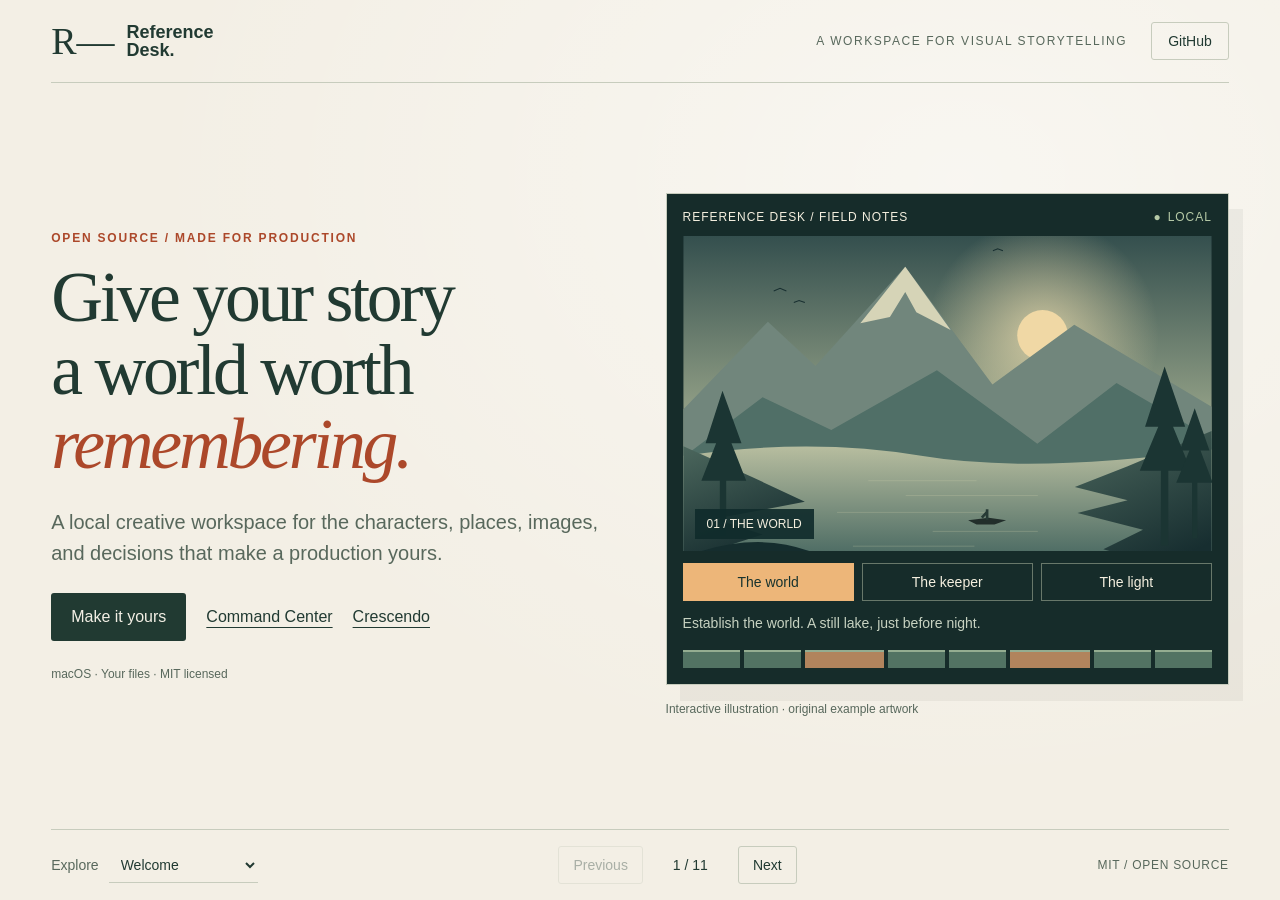
<file: docs/index.html>
<!doctype html><html lang="en"><head><meta charset="utf-8"><meta name="viewport" content="width=device-width,initial-scale=1"><title>Give your story a world worth remembering — Reference Desk</title><meta name="description" content="A local, open-source creative workspace for references, storyboard direction, timing, review, and editorial handoff."><meta name="theme-color" content="#f3efe5"><meta property="og:title" content="Give your story a world worth remembering — Reference Desk"><meta property="og:description" content="A local, open-source creative workspace for references, storyboard direction, timing, review, and editorial handoff."><meta property="og:type" content="website"><link rel="icon" href="assets/favicon.svg"><link rel="stylesheet" href="presentation.css"><script src="presentation.js" defer></script></head><body class="desk" data-assets="assets/"><a class="skip" href="#main">Skip to content</a><header><a class="brand" href="#overview"><span class="monogram">R—</span><span>Reference<br>Desk.</span></a><div class="edition">A WORKSPACE FOR VISUAL STORYTELLING</div><a class="repo" href="https://github.com/CPoseley2/reference-desk">GitHub</a></header><main id="main" tabindex="-1" aria-label="Project presentation"></main><footer><label class="chapter-label">Explore <select id="chapters" aria-label="Choose a chapter"></select></label><div class="paging"><button id="previous" aria-label="Previous page">Previous</button><span id="position" role="status" aria-live="polite"></span><button id="next" aria-label="Next page">Next</button></div><a class="license" href="https://github.com/CPoseley2/reference-desk/blob/main/LICENSE">MIT / OPEN SOURCE</a></footer><div id="source" hidden><section data-chapter="overview" data-title="Welcome"><article class="unit lead"><p class="eyebrow">OPEN SOURCE / MADE FOR PRODUCTION</p><h1>Give your story<br>a world worth<br><em>remembering.</em></h1><p class="intro">A local creative workspace for the characters, places, images, and decisions that make a production yours.</p><div class="actions"><a class="button" href="#start">Make it yours</a><a class="text-link" href="command-center/">Command Center</a><a class="text-link" href="crescendo/">Crescendo</a></div><p class="fine">macOS · Your files · MIT licensed</p></article><article class="unit visual"><div class="console"><div class="console-bar"><span>REFERENCE DESK / FIELD NOTES</span><span class="signal">LOCAL</span></div><div class="frame"><img data-preview src="assets/landscape.svg" alt="Illustrative alpine lake at blue hour"><span class="frame-number">01 / THE WORLD</span></div><div class="frame-controls" aria-label="Illustrative reference choices"><button data-image="landscape" aria-pressed="true">The world</button><button data-image="portrait" aria-pressed="false">The keeper</button><button data-image="prop" aria-pressed="false">The light</button></div><p class="caption" data-caption>Establish the world. A still lake, just before night.</p><div class="timeline" aria-hidden="true"><i></i><i></i><i></i><i></i><i></i><i></i><i></i><i></i></div></div><p class="fine">Interactive illustration · original example artwork</p></article></section><section data-chapter="workspace" data-title="The workspace"><article class="unit lead"><p class="eyebrow">01 / REFERENCE DESK</p><h1>Every detail.<br><em>One vision.</em></h1><p class="intro">Bring likeness, wardrobe, expressions, locations, and props into the same conversation. Keep each production in its own library.</p></article><article class="unit card"><p class="eyebrow">CHARACTERS / PLACES / PROPS</p><h2>Build a world you recognize.</h2><p>Collect likeness and full-body references. Develop costumes and hairstyles. Study locations, lighting, and supporting objects. Compare alternatives, rank candidates, and approve exact image versions.</p></article></section><section data-chapter="workflow" data-title="The process"><article class="unit lead"><p class="eyebrow">02 / FROM POSSIBILITY TO PRODUCTION</p><h1>Find it.<br>Refine it.<br><em>Make it canon.</em></h1><p class="intro">A beautiful reference is a beginning. A clear decision is what moves your production forward.</p></article><article class="unit card"><p class="eyebrow">COLLECT / COMPARE / APPROVE</p><h2>Choose with intention.</h2><p>Create a production library and add your cast, places, and props. Explore alternatives with existing images or optional generation. Keep working selections separate from explicit approvals, with review history behind your decisions.</p></article></section><section data-chapter="crescendo" data-title="Crescendo"><article class="unit lead"><p class="eyebrow">CRESCENDO / MUSIC INTO PICTURE</p><h1>Hear the moment.<br><em>Shape the cut.</em></h1><p class="intro">Find the builds, strong hits, and quiet spaces in a recording. Refine the timing, save your favorite moments, and bring musical intention to your production.</p><a class="button" href="crescendo/">Discover Crescendo</a></article><article class="unit card"><p class="eyebrow">LISTEN / REFINE / PLAN</p><h2>Give the music a bigger role.</h2><p>A shared waveform, energy, and beat timeline makes the recording something you can explore. Keep your ear in charge: review candidates, confirm timing, and take your corrected map into the next stage.</p></article></section><section data-chapter="command-center" data-title="Command Center"><article class="unit lead"><p class="eyebrow">NEW / STORYBOARD COMMAND CENTER</p><h1>Your story.<br><em>In motion.</em></h1><p class="intro">Move from a world of references to a sequence of deliberate shots. Shape direction, review images, and prepare the editorial handoff.</p><a class="button" href="command-center/">Enter the Command Center</a></article><article class="unit card"><p class="eyebrow">PLAN / DIRECT / REVIEW / EXPORT</p><h2>Give every shot a purpose.</h2><p>See production coverage and storyboard versions. Arrange images, write camera and movement directions, flag revisions, and review with a floating canvas. Prepare a Final Cut XML package when the sequence is ready.</p></article></section><section data-chapter="modules" data-title="More at your desk"><article class="unit card"><p class="eyebrow">YOUR PRODUCTION</p><h2>Keep the details connected.</h2><p>Move between visual references, musical exploration, and storyboard decisions. Each module supports a different part of the creative process, with your library at the center.</p></article><article class="unit card"><p class="eyebrow">PRODUCTION SUPPORT</p><h2>Keep the work moving.</h2><p>Distinct library covers make productions easier to recognize. Outreach tools organize contacts and inquiry drafts. Save recovery, clearer API diagnostics, and improved navigation support the everyday work.</p></article></section><section data-chapter="ownership" data-title="Your workstation"><article class="unit lead"><p class="eyebrow">03 / CREATIVE CONTROL</p><h1>Your world.<br>Your workstation.<br><em>Your call.</em></h1><p class="intro">Review and organize on your own Mac. Each production keeps its own images, decisions, and history.</p></article><article class="unit card"><p class="eyebrow">LOCAL BY DESIGN / OPEN BY LICENSE</p><h2>A clean beginning.</h2><p>MIT licensed for personal and commercial productions, with the license notice retained. The download contains the reusable framework and neutral resources. Optional generation sends submitted prompts and selected inputs to OpenAI; it needs your API account and is billed to that account.</p></article></section><section data-chapter="start" data-title="Get started"><article class="unit lead"><p class="eyebrow">THE NEXT WORLD IS YOURS</p><h1>Pull up a chair.<br><em>Start creating.</em></h1><p class="intro">Get the framework. Give it your vision.</p><div class="actions"><a class="button" href="https://github.com/CPoseley2/reference-desk/archive/refs/heads/main.zip">Download source</a><a class="text-link" href="https://github.com/CPoseley2/reference-desk#start-your-first-production">Read the setup guide</a></div></article><article class="unit card"><p class="eyebrow">YOUR FIRST DESK</p><h2>Three lines. A new world.</h2><pre><code>git clone https://github.com/CPoseley2/reference-desk.git
cd reference-desk
python3 -B launch_review.py</code></pre><p>macOS + Python 3.11 or newer. The core app needs no package install. Your browser opens at 127.0.0.1:8876.</p><p>Optional Command Center: <code>python3 command-center/setup.py</code></p><a class="text-link" href="https://github.com/CPoseley2/reference-desk">Browse GitHub</a></article></section><section data-chapter="details" data-title="Useful details"><article class="unit card"><p class="eyebrow">01 / ACCOUNTS</p><h2>Do I need an AI account?</h2><p>No account is needed to organize, compare, and approve existing images. Optional image generation needs your own OpenAI API key. Generated images remain candidates until explicitly approved.</p></article><article class="unit card"><p class="eyebrow">02 / THE APP</p><h2>Where does it run?</h2><p>The workspace runs locally on your Mac and opens in your browser. An optional native wrapper can be built with Xcode command-line tools. This website introduces the software; it does not host the app or your libraries.</p></article><article class="unit card"><p class="eyebrow">03 / YOUR CONTENT</p><h2>Are references included?</h2><p>Your first launch creates an empty library. No production inventory or private reference imagery is bundled. The artwork here illustrates a fictional production. Content you add retains its own ownership and usage rights.</p></article><article class="unit card"><p class="eyebrow">04 / BACKUPS</p><h2>Keep a copy of your work.</h2><p>Stop the app and copy the complete working folder, including libraries, Command Center runtime folders, and hidden .state. Git ignores private runtime data. Linked sources and original media also need their own backups.</p></article></section><section data-chapter="credits" data-title="Credits"><article class="unit card"><p class="eyebrow">BUILT FOR CREATIVE WORK</p><h2>Make something worth remembering.</h2><p>Created by <a href="https://github.com/CPoseley2">Collin “Keek” Poseley</a>. Explore the <a href="https://github.com/CPoseley2/reference-desk">repository</a>, read the <a href="https://github.com/CPoseley2/reference-desk/blob/main/LICENSE">MIT license</a>, or <a href="https://github.com/CPoseley2/reference-desk/blob/main/CONTRIBUTING.md">contribute</a>.</p></article><article class="unit card"><p class="eyebrow">KEEP EXPLORING</p><h2>The story beyond the reference.</h2><a class="button" href="command-center/">Storyboard Command Center</a></article></section></div><noscript>This presentation needs JavaScript for page controls. <a href="https://github.com/CPoseley2/reference-desk">Read the complete project guide on GitHub.</a></noscript></body></html>
</file>
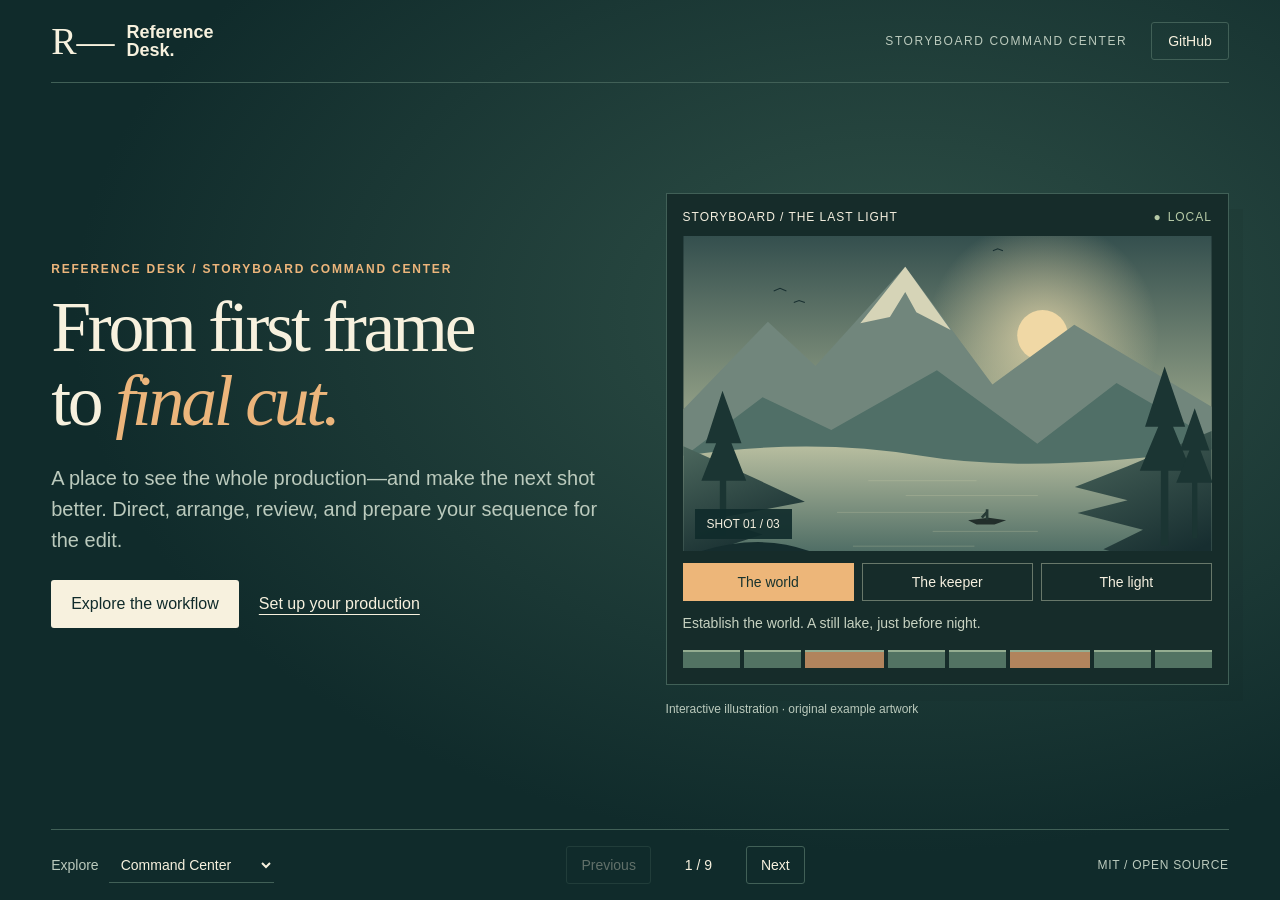
<file: docs/command-center/index.html>
<!doctype html><html lang="en"><head><meta charset="utf-8"><meta name="viewport" content="width=device-width,initial-scale=1"><title>Storyboard Command Center — Reference Desk</title><meta name="description" content="From first frame to final cut. Direct shots, arrange images, review timing, and prepare a Final Cut XML handoff in Reference Desk."><meta name="theme-color" content="#102b2b"><meta property="og:title" content="Storyboard Command Center — Reference Desk"><meta property="og:description" content="From first frame to final cut. Direct shots, arrange images, review timing, and prepare a Final Cut XML handoff in Reference Desk."><meta property="og:type" content="website"><link rel="icon" href="../assets/favicon.svg"><link rel="stylesheet" href="../presentation.css"><script src="../presentation.js" defer></script></head><body class="cinema" data-assets="../assets/"><a class="skip" href="#main">Skip to content</a><header><a class="brand" href="../"><span class="monogram">R—</span><span>Reference<br>Desk.</span></a><div class="edition">STORYBOARD COMMAND CENTER</div><a class="repo" href="https://github.com/CPoseley2/reference-desk">GitHub</a></header><main id="main" tabindex="-1" aria-label="Project presentation"></main><footer><label class="chapter-label">Explore <select id="chapters" aria-label="Choose a chapter"></select></label><div class="paging"><button id="previous" aria-label="Previous page">Previous</button><span id="position" role="status" aria-live="polite"></span><button id="next" aria-label="Next page">Next</button></div><a class="license" href="https://github.com/CPoseley2/reference-desk/blob/main/LICENSE">MIT / OPEN SOURCE</a></footer><div id="source" hidden><section data-chapter="overview" data-title="Command Center"><article class="unit lead"><p class="eyebrow">REFERENCE DESK / STORYBOARD COMMAND CENTER</p><h1>From first frame<br>to <em>final cut.</em></h1><p class="intro">A place to see the whole production—and make the next shot better. Direct, arrange, review, and prepare your sequence for the edit.</p><div class="actions"><a class="button" href="#direct">Explore the workflow</a><a class="text-link" href="#start">Set up your production</a></div></article><article class="unit visual"><div class="console"><div class="console-bar"><span>STORYBOARD / THE LAST LIGHT</span><span class="signal">LOCAL</span></div><div class="frame"><img data-preview src="../assets/landscape.svg" alt="Illustrative alpine lake at blue hour"><span class="frame-number">SHOT 01 / 03</span></div><div class="frame-controls" aria-label="Illustrative reference choices"><button data-image="landscape" aria-pressed="true">The world</button><button data-image="portrait" aria-pressed="false">The keeper</button><button data-image="prop" aria-pressed="false">The light</button></div><p class="caption" data-caption>Establish the world. A still lake, just before night.</p><div class="timeline" aria-hidden="true"><i></i><i></i><i></i><i></i><i></i><i></i><i></i><i></i></div></div><p class="fine">Interactive illustration · original example artwork</p></article></section><section data-chapter="plan" data-title="See the production"><article class="unit lead"><p class="eyebrow">01 / THE BIG PICTURE</p><h1>Know what’s ready.<br><em>See what’s next.</em></h1><p class="intro">An act-by-act Command Center brings storyboards, alternate versions, image coverage, and production briefs into one view.</p></article><article class="unit card"><p class="eyebrow">COVERAGE / VERSIONS / NEXT STEPS</p><h2>Make the next decision visible.</h2><p>Open a selected storyboard, compare its available versions, and see missing image slots. Register your own JSON sources explicitly. Your source files stay separate from saved working decisions.</p></article></section><section data-chapter="direct" data-title="Direct the shot"><article class="unit lead"><p class="eyebrow">02 / DIRECTOR’S TOOLS</p><h1>Every frame<br><em>has a reason.</em></h1><p class="intro">Keep script context and visual direction beside the shot. Prepare the words and references that communicate your intent.</p></article><article class="unit card"><p class="eyebrow">VIEWPOINT / FRAMING / MOVEMENT</p><h2>Put intention into the prompt.</h2><p>Choose camera and framing presets, edit the wording, and apply each direction independently. Plan start and end references, seam notes, and returned-clip feedback. With configured cast and location references, save those choices alongside each shot.</p><div class="direction-sample" aria-label="Illustrative shot direction"><span>VIEWPOINT <b>Eye level</b></span><span>FRAMING <b>Wide / establishing</b></span><span>MOVEMENT <b>Hold. Let the light change.</b></span></div></article></section><section data-chapter="arrange" data-title="Shape the sequence"><article class="unit lead"><p class="eyebrow">03 / THE IMAGE WORKSPACE</p><h1>Find the image.<br><em>Feel the sequence.</em></h1><p class="intro">Browse images, assign them to shots, swap positions, and compare the possibilities. Keep source imagery intact as your arrangement evolves.</p></article><article class="unit card"><p class="eyebrow">SELECT / ARRANGE / APPROVE</p><h2>A choice is more than a thumbnail.</h2><p>Inspect image information and tags. Keep exact-image approval distinct from a working selection. Add images from your own files or a configured Reference Desk library, insert shots, and save the sequence you intend to use.</p><div class="filmstrip" aria-label="Illustrative three-shot sequence"><figure><img src="../assets/landscape.svg" alt="World"><figcaption>01 / Establish</figcaption></figure><figure><img src="../assets/portrait.svg" alt="Keeper"><figcaption>02 / Introduce</figcaption></figure><figure><img src="../assets/prop.svg" alt="Lantern"><figcaption>03 / Connect</figcaption></figure></div></article></section><section data-chapter="timing" data-title="Find the rhythm"><article class="unit lead"><p class="eyebrow">04 / CRESCENDO + CANVAS</p><h1>Let the story<br><em>find its rhythm.</em></h1><p class="intro">Review with audio and a canvas that docks, floats, or fills the screen. Keep playback moving while you work.</p></article><article class="unit card"><p class="eyebrow">LISTEN / REVIEW / ADJUST</p><h2>Put timing on the same desk.</h2><p>Crescendo analyzes recordings with optional local audio dependencies. Storyboards configured for beat editing can adjust frame-based boundaries and review cut suggestions. Saved timing remains tied to the recording it was made for.</p><a class="button" href="../crescendo/">Discover Crescendo</a><div class="rhythm" aria-label="Illustrative rhythm pattern, not analyzed audio"><i style="--beat:12%"></i><i style="--beat:30%"></i><i style="--beat:46%"></i><i style="--beat:22%"></i><i style="--beat:65%"></i><i style="--beat:95%"></i><i style="--beat:40%"></i><i style="--beat:20%"></i><i style="--beat:35%"></i><i style="--beat:62%"></i><i style="--beat:100%"></i><i style="--beat:76%"></i><i style="--beat:35%"></i><i style="--beat:18%"></i><i style="--beat:45%"></i><i style="--beat:70%"></i><i style="--beat:90%"></i><i style="--beat:62%"></i><i style="--beat:22%"></i><i style="--beat:16%"></i></div><p class="fine">LISTEN / FIND THE MOMENT / REVIEW THE CUT</p></article></section><section data-chapter="review" data-title="Keep the decisions"><article class="unit lead"><p class="eyebrow">05 / A CLEARER REVIEW</p><h1>Leave a note.<br><em>Keep the decision.</em></h1><p class="intro">Flag the shots that need another look. Capture feedback without losing the context of the frame you were watching.</p></article><article class="unit card"><p class="eyebrow">FLAGS / NOTES / HISTORY</p><h2>Know what changed.</h2><p>Shot flags use the sequence’s timing. Revision checks detect conflicting saves and retain drafts for review. Separate working selections, shot direction, and approvals help you revisit a decision without rewriting the original source.</p></article></section><section data-chapter="export" data-title="Prepare the handoff"><article class="unit lead"><p class="eyebrow">06 / FINAL CUT XML</p><h1>Take the sequence<br><em>into the edit.</em></h1><p class="intro">Package the saved arrangement as an editable still-image timeline, with selected media and a manifest.</p><a class="text-link" href="https://github.com/CPoseley2/reference-desk/blob/main/command-center/README.txt">Read export requirements</a></article><article class="unit card"><p class="eyebrow">PREFLIGHT / PACKAGE / IMPORT</p><h2>An editorial starting point.</h2><p>Choose saved timing and audio, or fixed clip durations. Preflight checks image selections, source changes, timing, and media access before packaging. Export needs ffmpeg, ffprobe, and Final Cut Pro’s XML definition on macOS. It produces FCPXML and media, rather than a rendered movie.</p></article></section><section data-chapter="start" data-title="Make it yours"><article class="unit lead"><p class="eyebrow">YOUR PRODUCTION / YOUR COMMAND CENTER</p><h1>The next sequence<br><em>is yours.</em></h1><p class="intro">Start empty. Bring your own storyboard and media. Make the workflow fit the way you create.</p><div class="actions"><a class="button" href="https://github.com/CPoseley2/reference-desk">Get Reference Desk</a><a class="text-link" href="https://github.com/CPoseley2/reference-desk/blob/main/command-center/README.txt">Registration guide</a></div></article><article class="unit card"><p class="eyebrow">FROM THE REFERENCE DESK FOLDER</p><h2>Connect your production.</h2><pre><code>python3 command-center/setup.py
python3 command-center/catalog.py add /path/to/storyboard.json
python3 command-center/launch.py</code></pre><p>Python 3.11+ on macOS. Your local Command Center opens on port 8899. The setup guide includes the source format and optional connections.</p><p>MIT licensed. No production libraries, private media, history, or credentials included.</p></article></section><section data-chapter="credits" data-title="Credits"><article class="unit card"><p class="eyebrow">BUILT FOR CREATIVE WORK</p><h2>Make something worth remembering.</h2><p>Created by <a href="https://github.com/CPoseley2">Collin “Keek” Poseley</a>. Explore the <a href="https://github.com/CPoseley2/reference-desk">repository</a>, read the <a href="https://github.com/CPoseley2/reference-desk/blob/main/LICENSE">MIT license</a>, or <a href="https://github.com/CPoseley2/reference-desk/blob/main/CONTRIBUTING.md">contribute</a>.</p></article><article class="unit card"><p class="eyebrow">KEEP EXPLORING</p><h2>The world behind the frame.</h2><a class="button" href="../">Reference Desk</a></article></section></div><noscript>This presentation needs JavaScript for page controls. <a href="https://github.com/CPoseley2/reference-desk">Read the complete project guide on GitHub.</a></noscript></body></html>
</file>
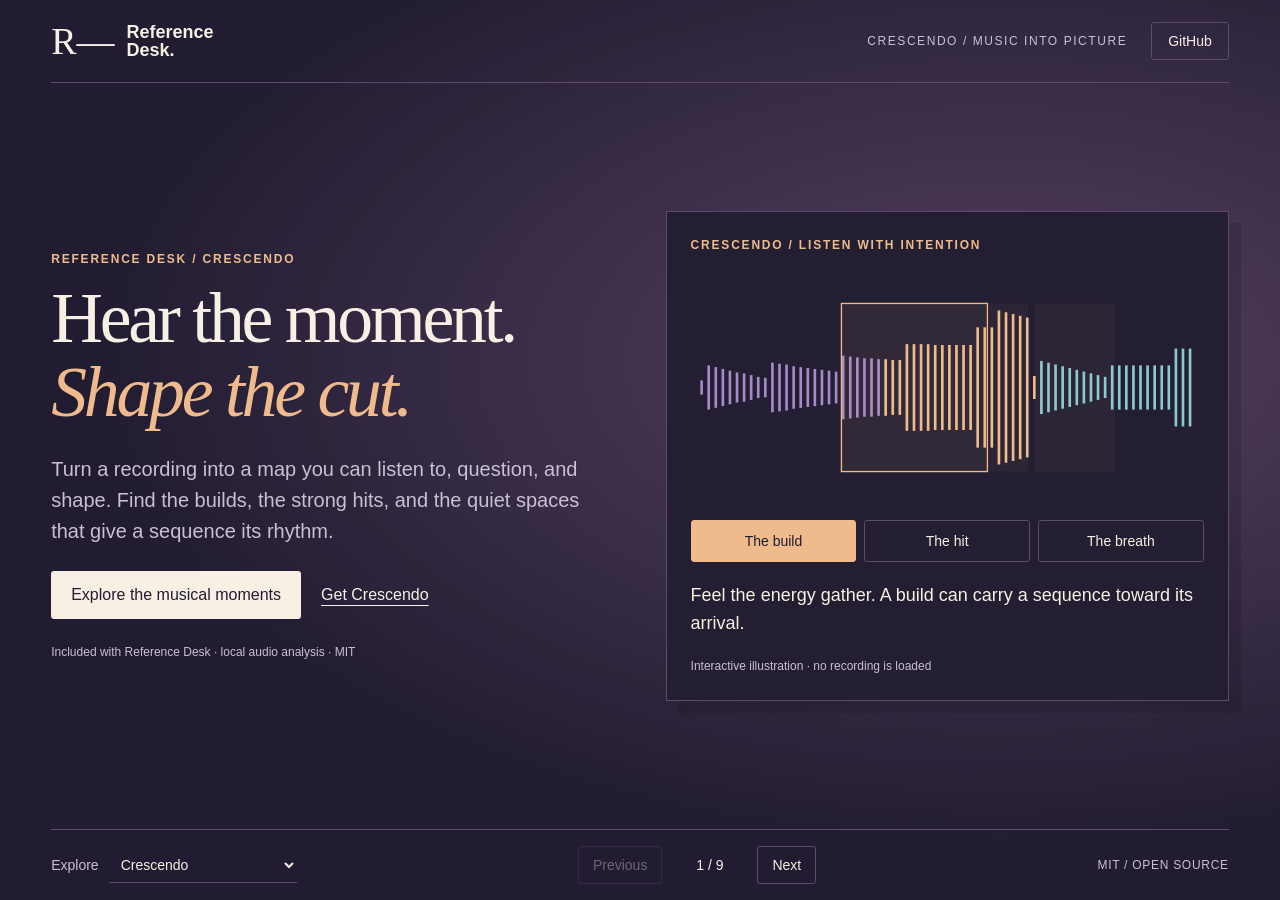
<file: docs/crescendo/index.html>
<!doctype html><html lang="en"><head><meta charset="utf-8"><meta name="viewport" content="width=device-width,initial-scale=1"><title>Crescendo — Hear the moment. Shape the cut.</title><meta name="description" content="Find the builds, strong hits, and quiet breaks in your recording. Refine beat timing, save favorite moments, and plan the edit with Crescendo."><meta name="theme-color" content="#211c31"><meta property="og:title" content="Crescendo — Hear the moment. Shape the cut."><meta property="og:description" content="Find the builds, strong hits, and quiet breaks in your recording. Refine beat timing, save favorite moments, and plan the edit with Crescendo."><meta property="og:type" content="website"><link rel="icon" href="../assets/favicon.svg"><link rel="stylesheet" href="../presentation.css"><script src="../presentation.js" defer></script><link rel="stylesheet" href="feature.css"><script src="feature.js" defer></script></head><body class="crescendo-feature" data-assets="../assets/"><a class="skip" href="#main">Skip to content</a><header><a class="brand" href="../"><span class="monogram">R—</span><span>Reference<br>Desk.</span></a><div class="edition">CRESCENDO / MUSIC INTO PICTURE</div><a class="repo" href="https://github.com/CPoseley2/reference-desk">GitHub</a></header><main id="main" tabindex="-1" aria-label="Project presentation"></main><footer><label class="chapter-label">Explore <select id="chapters" aria-label="Choose a chapter"></select></label><div class="paging"><button id="previous" aria-label="Previous page">Previous</button><span id="position" role="status" aria-live="polite"></span><button id="next" aria-label="Next page">Next</button></div><a class="license" href="https://github.com/CPoseley2/reference-desk/blob/main/LICENSE">MIT / OPEN SOURCE</a></footer><div id="source" hidden><section data-chapter="overview" data-title="Crescendo"><article class="unit lead"><p class="eyebrow">REFERENCE DESK / CRESCENDO</p><h1>Hear the moment.<br><em>Shape the cut.</em></h1><p class="intro">Turn a recording into a map you can listen to, question, and shape. Find the builds, the strong hits, and the quiet spaces that give a sequence its rhythm.</p><div class="actions"><a class="button" href="#moments">Explore the musical moments</a><a class="text-link" href="#start">Get Crescendo</a></div><p class="fine">Included with Reference Desk · local audio analysis · MIT</p></article><article class="unit sound-visual"><div class="soundboard"><p class="eyebrow">CRESCENDO / LISTEN WITH INTENTION</p><svg class="wave-art" viewBox="0 0 580 200" role="img" aria-label="Illustrative waveform rising to a peak, then falling quiet"><g stroke="#efbb8c" stroke-width="3"><line stroke="#a58ac7" x1="12" x2="12" y1="92" y2="108"/><line stroke="#a58ac7" x1="20" x2="20" y1="75" y2="125"/><line stroke="#a58ac7" x1="28" x2="28" y1="77" y2="123"/><line stroke="#a58ac7" x1="36" x2="36" y1="79" y2="121"/><line stroke="#a58ac7" x1="44" x2="44" y1="81" y2="119"/><line stroke="#a58ac7" x1="52" x2="52" y1="83" y2="117"/><line stroke="#a58ac7" x1="60" x2="60" y1="84" y2="116"/><line stroke="#a58ac7" x1="68" x2="68" y1="86" y2="114"/><line stroke="#a58ac7" x1="76" x2="76" y1="88" y2="112"/><line stroke="#a58ac7" x1="84" x2="84" y1="89" y2="111"/><line stroke="#a58ac7" x1="92" x2="92" y1="72" y2="128"/><line stroke="#a58ac7" x1="100" x2="100" y1="73" y2="127"/><line stroke="#a58ac7" x1="108" x2="108" y1="74" y2="126"/><line stroke="#a58ac7" x1="116" x2="116" y1="76" y2="124"/><line stroke="#a58ac7" x1="124" x2="124" y1="77" y2="123"/><line stroke="#a58ac7" x1="132" x2="132" y1="78" y2="122"/><line stroke="#a58ac7" x1="140" x2="140" y1="79" y2="121"/><line stroke="#a58ac7" x1="148" x2="148" y1="80" y2="120"/><line stroke="#a58ac7" x1="156" x2="156" y1="81" y2="119"/><line stroke="#a58ac7" x1="164" x2="164" y1="82" y2="118"/><line stroke="#a58ac7" x1="172" x2="172" y1="64" y2="136"/><line stroke="#a58ac7" x1="180" x2="180" y1="65" y2="135"/><line stroke="#a58ac7" x1="188" x2="188" y1="66" y2="134"/><line stroke="#a58ac7" x1="196" x2="196" y1="67" y2="133"/><line stroke="#a58ac7" x1="204" x2="204" y1="67" y2="133"/><line stroke="#a58ac7" x1="212" x2="212" y1="68" y2="132"/><line stroke="#efbb8c" x1="220" x2="220" y1="68" y2="132"/><line stroke="#efbb8c" x1="228" x2="228" y1="69" y2="131"/><line stroke="#efbb8c" x1="236" x2="236" y1="69" y2="131"/><line stroke="#efbb8c" x1="244" x2="244" y1="51" y2="149"/><line stroke="#efbb8c" x1="252" x2="252" y1="51" y2="149"/><line stroke="#efbb8c" x1="260" x2="260" y1="51" y2="149"/><line stroke="#efbb8c" x1="268" x2="268" y1="51" y2="149"/><line stroke="#efbb8c" x1="276" x2="276" y1="52" y2="148"/><line stroke="#efbb8c" x1="284" x2="284" y1="52" y2="148"/><line stroke="#efbb8c" x1="292" x2="292" y1="52" y2="148"/><line stroke="#efbb8c" x1="300" x2="300" y1="52" y2="148"/><line stroke="#efbb8c" x1="308" x2="308" y1="52" y2="148"/><line stroke="#efbb8c" x1="316" x2="316" y1="52" y2="148"/><line stroke="#efbb8c" x1="324" x2="324" y1="32" y2="168"/><line stroke="#efbb8c" x1="332" x2="332" y1="32" y2="168"/><line stroke="#efbb8c" x1="340" x2="340" y1="32" y2="168"/><line stroke="#efbb8c" x1="348" x2="348" y1="13" y2="187"/><line stroke="#efbb8c" x1="356" x2="356" y1="15" y2="185"/><line stroke="#efbb8c" x1="364" x2="364" y1="17" y2="183"/><line stroke="#efbb8c" x1="372" x2="372" y1="19" y2="181"/><line stroke="#efbb8c" x1="380" x2="380" y1="21" y2="179"/><line stroke="#efbb8c" x1="388" x2="388" y1="87" y2="113"/><line stroke="#89c9d1" x1="396" x2="396" y1="70" y2="130"/><line stroke="#89c9d1" x1="404" x2="404" y1="72" y2="128"/><line stroke="#89c9d1" x1="412" x2="412" y1="74" y2="126"/><line stroke="#89c9d1" x1="420" x2="420" y1="76" y2="124"/><line stroke="#89c9d1" x1="428" x2="428" y1="78" y2="122"/><line stroke="#89c9d1" x1="436" x2="436" y1="80" y2="120"/><line stroke="#89c9d1" x1="444" x2="444" y1="82" y2="118"/><line stroke="#89c9d1" x1="452" x2="452" y1="84" y2="116"/><line stroke="#89c9d1" x1="460" x2="460" y1="86" y2="114"/><line stroke="#89c9d1" x1="468" x2="468" y1="88" y2="112"/><line stroke="#89c9d1" x1="476" x2="476" y1="75" y2="125"/><line stroke="#89c9d1" x1="484" x2="484" y1="75" y2="125"/><line stroke="#89c9d1" x1="492" x2="492" y1="75" y2="125"/><line stroke="#89c9d1" x1="500" x2="500" y1="75" y2="125"/><line stroke="#89c9d1" x1="508" x2="508" y1="75" y2="125"/><line stroke="#89c9d1" x1="516" x2="516" y1="75" y2="125"/><line stroke="#89c9d1" x1="524" x2="524" y1="75" y2="125"/><line stroke="#89c9d1" x1="532" x2="532" y1="75" y2="125"/><line stroke="#89c9d1" x1="540" x2="540" y1="75" y2="125"/><line stroke="#89c9d1" x1="548" x2="548" y1="56" y2="144"/><line stroke="#89c9d1" x1="556" x2="556" y1="56" y2="144"/><line stroke="#89c9d1" x1="564" x2="564" y1="56" y2="144"/></g><rect class="cue-zone build" x="170" y="5" width="165" height="190"/><rect class="cue-zone hit" x="337" y="5" width="44" height="190"/><rect class="cue-zone quiet" x="389" y="5" width="90" height="190"/></svg><div class="cue-buttons" aria-label="Explore musical moments"><button data-cue="build" aria-pressed="true">The build</button><button data-cue="hit" aria-pressed="false">The hit</button><button data-cue="quiet" aria-pressed="false">The breath</button></div><p data-cue-copy class="cue-copy">Feel the energy gather. A build can carry a sequence toward its arrival.</p><p class="fine">Interactive illustration · no recording is loaded</p></div></article></section><section data-chapter="moments" data-title="Hear the possibilities"><article class="unit lead"><p class="eyebrow">BUILDS / STRONG HITS / QUIET BREAKS</p><h1>Music gives you<br><em>more than a beat.</em></h1><p class="intro">A rising phrase. A decisive impact. The breath after the arrival. Crescendo surfaces candidate moments so you can hear what they might do for your story.</p></article><article class="unit card"><p class="eyebrow">MUSICAL ENERGY</p><h2>Three ways into a sequence.</h2><p>Audition a suggested moment with lead-in, inspect the evidence behind it, and decide whether it belongs in your edit.</p><div class="moment-types"><p><b>Build</b>Let anticipation gather.</p><p><b>Strong hit</b>Consider where an image should land.</p><p><b>Quiet break</b>Give the audience room to look.</p></div></article></section><section data-chapter="listen" data-title="See what you hear"><article class="unit lead"><p class="eyebrow">WAVEFORM / ENERGY / BEATS</p><h1>One recording.<br><em>A shared timeline.</em></h1><p class="intro">See the waveform, measured energy, and beat markers together. Zoom into a passage, seek to a cue, or listen with the upcoming moments in view.</p></article><article class="unit card"><p class="eyebrow">FROM OVERVIEW TO DETAIL</p><h2>Listen before you decide.</h2><p>Move between the full song and a specific moment. Crescendo’s estimates are starting points: accents, tempo ambiguity, and musical phrasing still need your ear.</p><div class="listening-layers" aria-label="Analysis layers"><span>Waveform <b>The recording</b></span><span>Energy <b>The changing intensity</b></span><span>Beats <b>The timing candidates</b></span></div></article></section><section data-chapter="favorites" data-title="Save the moments"><article class="unit lead"><p class="eyebrow">FAVORITES / CREATIVE INTENT</p><h1>Keep the moments<br><em>that move you.</em></h1><p class="intro">Star the builds, hits, and quiet breaks worth returning to. Your favorites stay with the recording in your Reference Desk library.</p></article><article class="unit card"><p class="eyebrow">A SHORTLIST FOR YOUR STORY</p><h2>Make the next listening pass count.</h2><p>Filter to your saved favorites and audition them again. A favorite records your interest; a confirmed beat records a timing decision. Keep those two creative judgments distinct.</p><div class="favorite-example"><span aria-hidden="true">☆</span><p>That pause before the last image.<br><small>Illustrative planning thought</small></p></div></article></section><section data-chapter="edit" data-title="Refine the timing"><article class="unit lead"><p class="eyebrow">ADD / MOVE / CONFIRM / UNDO</p><h1>Let your ear<br><em>have the final say.</em></h1><p class="intro">Correct a marker, add a missing beat, or confirm a moment you have checked. Keep a reviewable map of your timing decisions.</p></article><article class="unit card"><p class="eyebrow">PRECISE WHEN YOU NEED IT</p><h2>From a suggestion to a decision.</h2><p>Edit beat markers, undo changes, and save a revision-aware review. Song seconds and frame positions sit alongside film-offset timing. The original recording stays intact: beat edits do not trim or stretch your audio.</p><div class="marker-example"><span>Detected</span><span class="confirmed">Confirmed by you</span></div></article></section><section data-chapter="cuts" data-title="Plan the sequence"><article class="unit lead"><p class="eyebrow">MUSIC / IMAGES / EDITORIAL CHOICES</p><h1>Find the rhythm.<br><em>Respect the image.</em></h1><p class="intro">Use suggested cut moments as material for planning a visual sequence. Review where the music invites a change—and where an image needs time to hold.</p></article><article class="unit card"><p class="eyebrow">A PLAN YOU CAN QUESTION</p><h2>The music is one part of the edit.</h2><p>The optional cut planner works with an image manifest and timing constraints. It reports coverage conflicts rather than inventing missing imagery. Review suggestions, and regenerate cut plans after changing the beat map.</p><a class="text-link" href="../command-center/">Explore Storyboard Command Center</a></article></section><section data-chapter="handoff" data-title="Keep your work portable"><article class="unit lead"><p class="eyebrow">SAVED REVIEW / JSON / CSV</p><h1>Take your decisions<br><em>with you.</em></h1><p class="intro">Keep the corrected beat map and its timing context. Download JSON for continued editing, or CSV for reviewing markers in other tools.</p></article><article class="unit card"><p class="eyebrow">LOCAL FILES / EXPLICIT CONNECTIONS</p><h2>A soundtrack for your workflow.</h2><p>Reimport a compatible JSON map tied to the same recording. In Reference Desk, saved reviews and favorites remain library-scoped. Command Center can read configured Crescendo results; connecting a production requires the optional bridge setup.</p><a class="text-link" href="https://github.com/CPoseley2/reference-desk/blob/main/command-center/README.txt">Read the connection guide</a></article></section><section data-chapter="start" data-title="Start listening"><article class="unit lead"><p class="eyebrow">YOUR RECORDING / YOUR WORKSTATION</p><h1>Bring a song.<br><em>Find a possibility.</em></h1><p class="intro">Crescendo is included in the open-source Reference Desk framework. Install the optional audio dependencies, open Crescendo in your library, and add your own recording.</p><div class="actions"><a class="button" href="https://github.com/CPoseley2/reference-desk">Get Reference Desk</a><a class="text-link" href="https://github.com/CPoseley2/reference-desk#optional-crescendo-audio-analysis">Crescendo setup guide</a></div></article><article class="unit card"><p class="eyebrow">MACOS / PYTHON 3.11+</p><h2>Set up once. Keep listening.</h2><p>From the Reference Desk folder, run Set Up Crescendo.command to create its analysis environment. Launch Reference Desk, choose your library, and open Crescendo.</p><p>Analysis runs locally. It needs no OpenAI API key and does not send your recording to a cloud analysis service. The website is an introduction; your audio belongs in your local app.</p></article></section><section data-chapter="explore" data-title="The rest of your desk"><article class="unit card"><p class="eyebrow">REFERENCE DESK</p><h2>Build the world around the music.</h2><p>Organize characters, places, props, and exact-image decisions in your own production library.</p><a class="button" href="../">Explore Reference Desk</a></article><article class="unit card"><p class="eyebrow">STORYBOARD COMMAND CENTER</p><h2>Give the rhythm a sequence.</h2><p>Arrange images, direct shots, keep review notes, and prepare an editable Final Cut XML handoff.</p><a class="button" href="../command-center/">Explore Command Center</a></article></section></div><noscript>This presentation needs JavaScript for page controls. <a href="https://github.com/CPoseley2/reference-desk">Read the complete project guide on GitHub.</a></noscript></body></html>
</file>
<file: docs/presentation.css>
:root{color-scheme:light;--paper:#f3efe5;--ink:#213a32;--muted:#58685c;--line:#c7ccbd;--accent:#ac482a;--panel:#e4e7da;--display:Georgia,'Times New Roman',serif;font-family:Arial,Helvetica,sans-serif;color:var(--ink);background:var(--paper);font-size:16px}*{box-sizing:border-box}body{margin:0;height:100dvh;display:grid;grid-template-rows:auto minmax(0,1fr) auto;background:radial-gradient(ellipse at 75% 20%,#fff7 0,transparent 60%),var(--paper)}body.cinema{color-scheme:dark;--paper:#102b2b;--ink:#f7f1de;--muted:#bbcabd;--line:#416057;--accent:#ecb57b;--panel:#1b3c38;background:radial-gradient(ellipse at 70% 35%,#2f5047 0,transparent 65%),var(--paper)}a{color:inherit}button,select{font:inherit}button,a,select{-webkit-tap-highlight-color:transparent}button{cursor:pointer}a:focus-visible,button:focus-visible,select:focus-visible,main:focus-visible{outline:3px solid var(--accent);outline-offset:4px}header{display:flex;align-items:center;gap:24px;margin:0 4vw;padding:22px 0;border-bottom:1px solid var(--line)}.brand{display:flex;gap:12px;align-items:center;text-decoration:none;font-size:18px;font-weight:700;line-height:1}.monogram{font-family:var(--display);font-size:38px;font-weight:400}.edition{font-size:12px;letter-spacing:.13em;margin-left:auto;color:var(--muted)}.repo{font-size:14px;border:1px solid var(--line);padding:10px 16px;border-radius:3px;text-decoration:none}main{min-height:0;margin:0 4vw;position:relative}.sheet{height:100%;display:grid;grid-template-columns:repeat(2,minmax(0,1fr));align-content:center;align-items:center;gap:4vw;padding:22px 0}.sheet[hidden]{display:none}.unit{min-width:0;overflow-wrap:anywhere}.unit p{line-height:1.55;margin:0 0 1.1em}.unit p:last-child{margin-bottom:0}.eyebrow{font-size:12px;letter-spacing:.15em;font-weight:bold;color:var(--accent)}h1,h2{font-family:var(--display);font-weight:400;letter-spacing:-.045em;line-height:1.03;margin:0 0 .34em}h1{font-size:clamp(2.6rem,5.6vw,5.6rem)}h2{font-size:clamp(2rem,3.2vw,3.4rem)}em{font-weight:400;color:var(--accent)}.intro{font-size:20px;max-width:33em;color:var(--muted)}.card{background:var(--panel);border:1px solid var(--line);padding:clamp(20px,3vw,44px)}.card>p:not(.eyebrow){font-size:18px}.actions{display:flex;align-items:center;flex-wrap:wrap;gap:20px;margin:24px 0}.button{display:inline-flex;justify-content:center;align-items:center;padding:15px 20px;background:var(--ink);color:var(--paper);text-decoration:none;font-size:16px;border-radius:3px}.text-link{font-size:16px;text-underline-offset:5px}.fine{font-size:12px;color:var(--muted);margin-top:15px!important}.console{border:1px solid var(--line);background:#162c2a;color:#f4efdf;box-shadow:14px 16px 0 #0000000c;padding:16px;transform:rotate(-1deg)}.console-bar{font-size:12px;letter-spacing:.08em;display:flex;justify-content:space-between;gap:12px;margin:0 0 12px}.signal{color:#b6caa7}.signal:before{content:'●';padding-right:6px}.frame{position:relative;background:#0f2324}.frame img{display:block;width:100%;height:clamp(120px,35dvh,360px);object-fit:cover}.frame-number{position:absolute;bottom:12px;left:12px;background:#102b2be8;padding:8px 12px;font-size:12px}.frame-controls{display:flex;gap:8px;margin:12px 0}.frame-controls button{flex:1;font-size:14px;padding:10px 5px;border:1px solid #68786a;background:transparent;color:inherit}.frame-controls button[aria-pressed=true]{background:#edb679;color:#18332e;border-color:#edb679}.caption{font-size:14px!important;color:#c7d2c1}.timeline{display:flex;gap:4px;height:18px}.timeline i{background:#527363;flex:1;border-top:2px solid #94ad91}.timeline i:nth-child(3n){background:#b1845d;flex:1.4}pre{white-space:pre-wrap;overflow-wrap:anywhere;word-break:break-word;font-size:14px;line-height:1.6;padding:18px;background:#132c28;color:#f6f0df;border:1px solid var(--line)}code{font-family:ui-monospace,SFMono-Regular,Consolas,monospace}p code{font-size:.85em}footer{border-top:1px solid var(--line);margin:0 4vw;display:flex;align-items:center;justify-content:space-between;gap:20px;padding:16px 0;font-size:14px}.chapter-label{display:flex;align-items:center;gap:10px;color:var(--muted)}select{max-width:210px;border:0;border-bottom:1px solid var(--line);background:var(--paper);color:var(--ink);padding:8px;font-size:14px}.paging{display:flex;align-items:center;gap:20px}.paging button{padding:10px 14px;border:1px solid var(--line);color:var(--ink);background:transparent;font-size:14px;border-radius:3px}.paging button:disabled{opacity:.35;cursor:default}#position{min-width:55px;text-align:center;font-variant-numeric:tabular-nums}.license{font-size:12px;letter-spacing:.06em;text-decoration:none;color:var(--muted)}.skip{position:fixed;top:-100px;left:20px;z-index:4;background:var(--paper);padding:15px}.skip:focus{top:12px}.split{align-self:center}.split h1{font-size:clamp(2.6rem,5.6vw,5.6rem)}noscript{position:fixed;inset:30%;background:var(--paper)}@media(max-width:800px){header{padding:15px 0}.edition{display:none}.repo{margin-left:auto}.sheet{grid-template-columns:1fr;gap:16px;padding:16px 0}.unit{max-width:650px;width:100%;justify-self:center}.visual{max-width:580px}.console{transform:none}.frame img{height:clamp(100px,28dvh,260px)}footer{flex-wrap:wrap;justify-content:center;gap:6px;padding:10px 0}.chapter-label{flex-basis:100%;justify-content:center}.license{display:none}.paging{width:100%;justify-content:space-between;gap:10px}.intro{font-size:18px}.card>p:not(.eyebrow){font-size:16px}}@media(max-height:550px){header{padding:8px 0}.brand{font-size:14px}.monogram{font-size:26px}.sheet{padding:10px 0}footer{padding:8px 0}.console{padding:10px}.frame img{height:100px}.actions{margin:14px 0}}
body{color:var(--ink)}.console{transform:none}
.direction-sample{display:grid;gap:10px;border-left:2px solid var(--accent);padding-left:16px;margin-top:24px}.direction-sample span{font-size:12px;letter-spacing:.05em;color:var(--muted)}.direction-sample b{display:block;color:var(--ink);font-size:16px;font-weight:400;letter-spacing:0;margin-top:4px}.filmstrip{display:flex;gap:8px;margin-top:22px}.filmstrip figure{margin:0;min-width:0;flex:1}.filmstrip img{width:100%;height:90px;object-fit:cover}.filmstrip figcaption{font-size:12px;color:var(--muted);margin-top:8px}.rhythm{display:flex;align-items:center;gap:5px;height:90px;border-bottom:1px solid var(--line);margin-top:20px}.rhythm i{flex:1;height:var(--beat);background:var(--accent);opacity:.7}
</file>
<file: docs/crescendo/feature.css>
body.crescendo-feature{color-scheme:dark;--paper:#211c31;--ink:#f8f0e5;--muted:#c9c0d4;--line:#5c4b6a;--accent:#efbb8c;--panel:#30263f;background:radial-gradient(ellipse at 78% 40%,#554061 0,transparent 65%),var(--paper)}.soundboard{border:1px solid var(--line);padding:24px;background:#231e31;box-shadow:12px 12px 0 #0002}.wave-art{width:100%;height:clamp(90px,25dvh,230px);display:block;margin:20px 0}.cue-zone{fill:#efbb8c0a;stroke:transparent;stroke-width:1.5}.cue-zone.build{stroke:#efbb8c;fill:#efbb8c12}.cue-buttons{display:flex;gap:8px;flex-wrap:wrap}.cue-buttons button{flex:1;padding:12px 8px;font-size:14px;border:1px solid var(--line);color:var(--ink);background:transparent;border-radius:3px;white-space:nowrap}.cue-buttons button[aria-pressed=true]{color:var(--paper);background:var(--accent);border-color:var(--accent)}.cue-copy{font-size:18px;line-height:1.5;margin-top:20px!important}.moment-types{display:grid;gap:15px;margin-top:24px;border-left:2px solid var(--accent);padding-left:20px}.moment-types p{margin:0!important;font-size:16px!important}.moment-types b{display:block;margin-bottom:4px;color:var(--accent);font-weight:400}.listening-layers{display:grid;gap:0;margin-top:24px}.listening-layers span{display:flex;justify-content:space-between;gap:16px;padding:14px 0;border-top:1px solid var(--line);font-size:14px;color:var(--accent)}.listening-layers b{font-weight:400;color:var(--ink)}.favorite-example{display:flex;align-items:center;gap:20px;border-top:1px solid var(--line);padding-top:20px;margin-top:24px}.favorite-example>span{font-size:56px;color:var(--accent)}.favorite-example p{font-size:18px;margin:0}.favorite-example small{font-size:12px;color:var(--muted)}.marker-example{display:flex;gap:12px;flex-wrap:wrap;margin-top:24px}.marker-example span{border:1px dashed var(--line);padding:12px;font-size:14px}.marker-example .confirmed{border:1px solid #a8d5c2;color:#a8d5c2}@media(max-width:800px){.soundboard{padding:18px}.cue-copy{font-size:16px}.soundboard .eyebrow{font-size:12px}}@media(prefers-reduced-motion:no-preference){.cue-zone{transition:fill .2s,stroke .2s}}@media(max-height:550px){.wave-art{margin:10px 0;height:90px}}
</file>
